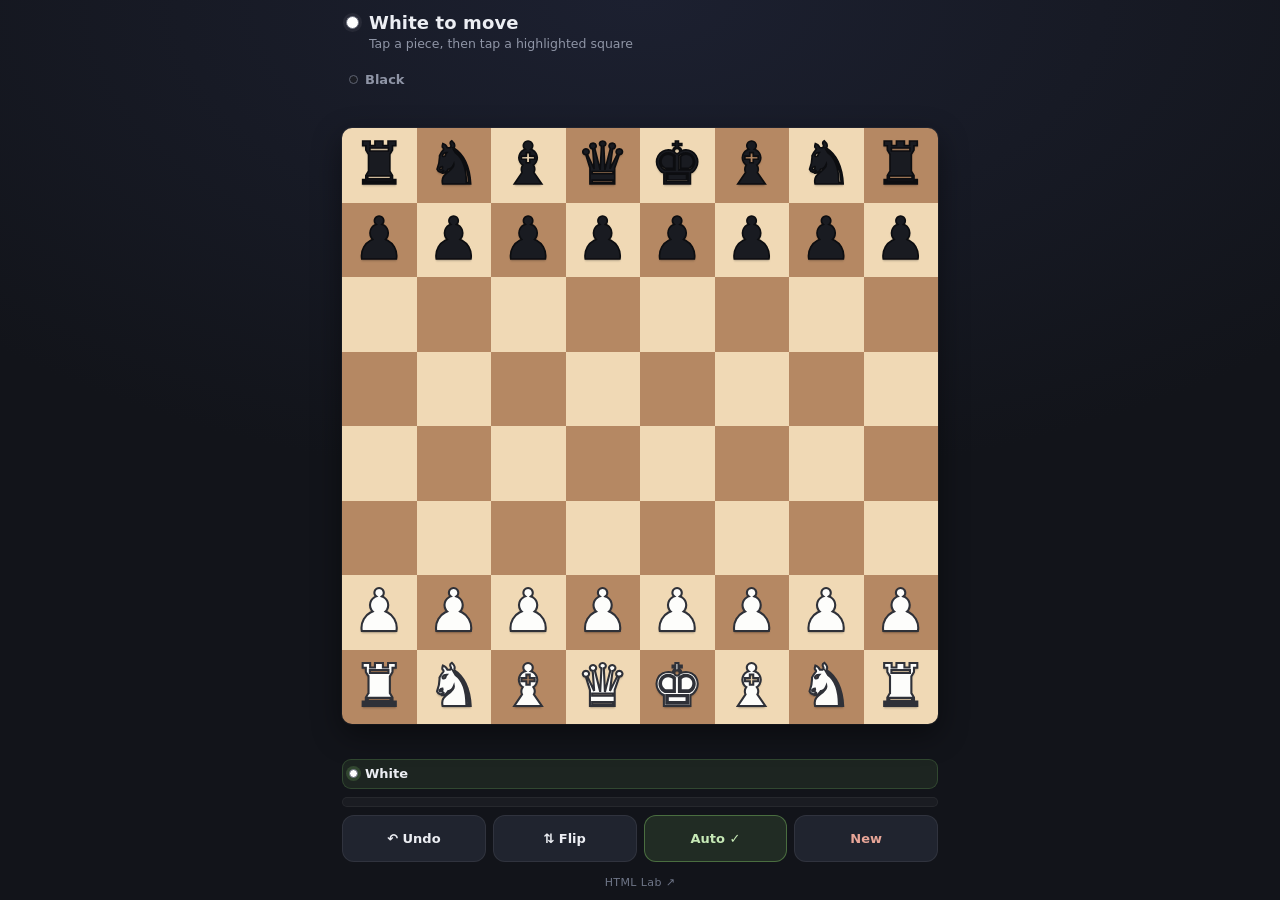
<file: index.html>
<!DOCTYPE html>
<html lang="en">
<head>
<meta charset="utf-8">
<meta name="viewport" content="width=device-width, initial-scale=1, viewport-fit=cover, maximum-scale=1, user-scalable=no">
<meta name="theme-color" content="#14161d">
<meta name="mobile-web-app-capable" content="yes">
<meta name="apple-mobile-web-app-capable" content="yes">
<meta name="apple-mobile-web-app-status-bar-style" content="black-translucent">
<title>Chess — Pass &amp; Play</title>
<link rel="manifest" href="manifest.json">
<link rel="icon" href="icon.svg" type="image/svg+xml">
<link rel="apple-touch-icon" href="apple-touch-icon.png">
<link rel="stylesheet" href="style.css">
</head>
<body>
<div id="app">
  <header id="hud">
    <div id="statusLine"><span id="turnDot"></span><span id="statusText">White to move</span></div>
    <div id="subText">Tap a piece to see its moves</div>
  </header>

  <section id="table">
    <div id="playerTop" class="player">
      <div class="who"><span class="dot"></span><span class="name">Black</span></div>
      <div class="taken" id="takenTop"></div>
    </div>

    <div id="boardWrap">
      <div id="board" aria-label="Chess board"></div>
      <div id="promo" class="promo" hidden>
        <div class="promo-card">
          <div class="promo-title">Promote to</div>
          <div class="promo-options">
            <button class="promo-btn" data-promo="q">♛</button>
            <button class="promo-btn" data-promo="r">♜</button>
            <button class="promo-btn" data-promo="b">♝</button>
            <button class="promo-btn" data-promo="n">♞</button>
          </div>
          <button class="promo-cancel" id="promoCancel">Cancel</button>
        </div>
      </div>
    </div>

    <div id="playerBottom" class="player">
      <div class="who"><span class="dot"></span><span class="name">White</span></div>
      <div class="taken" id="takenBottom"></div>
    </div>
  </section>

  <section id="movesPanel">
    <ol id="moveList"></ol>
  </section>

  <nav id="controls">
    <button id="undoBtn" class="btn">↶ Undo</button>
    <button id="flipBtn" class="btn">⇅ Flip</button>
    <button id="autoBtn" class="btn">Auto flip</button>
    <button id="newBtn" class="btn danger">New</button>
  </nav>

  <footer id="foot"><a href="https://varnic.org/lab/">HTML Lab ↗</a></footer>
</div>

<script src="engine.js"></script>
<script src="app.js"></script>
</body>
</html>
</file>
<file: style.css>
:root {
  --bg: #12141a;
  --bg-2: #191c25;
  --panel: #20242f;
  --panel-2: #262b38;
  --ink: #eceef3;
  --muted: #8f95a6;
  --accent: #7dbf63;
  --danger: #d3705c;
  --sq-light: #f0d9b5;
  --sq-dark: #b58863;
  --radius: 14px;
}

* { box-sizing: border-box; -webkit-tap-highlight-color: transparent; }

html, body {
  margin: 0;
  height: 100%;
  overscroll-behavior: none;
}

body {
  background: radial-gradient(120% 90% at 50% 0%, #1c2030 0%, var(--bg) 60%);
  color: var(--ink);
  font-family: system-ui, -apple-system, "Segoe UI", Roboto, sans-serif;
  user-select: none;
  -webkit-user-select: none;
  touch-action: manipulation;
}

#app {
  display: flex;
  flex-direction: column;
  height: 100vh;
  height: 100dvh;
  max-width: 620px;
  margin: 0 auto;
  padding: max(10px, env(safe-area-inset-top)) 12px max(10px, env(safe-area-inset-bottom));
  gap: 8px;
}

/* ---------- HUD ---------- */
#hud {
  flex: 0 0 auto;
  padding: 2px 4px 0;
  min-height: 46px;
}

#statusLine {
  display: flex;
  align-items: center;
  gap: 10px;
  font-size: 18px;
  font-weight: 650;
  letter-spacing: .1px;
}

#turnDot {
  width: 13px;
  height: 13px;
  border-radius: 50%;
  flex: 0 0 auto;
  background: #fff;
  border: 1.5px solid #6b6f7d;
  box-shadow: 0 0 0 3px rgba(255,255,255,.06);
}
#turnDot.b { background: #1b1d24; border-color: #7b8194; }

#subText {
  margin-top: 3px;
  font-size: 12.5px;
  color: var(--muted);
  white-space: nowrap;
  overflow: hidden;
  text-overflow: ellipsis;
  padding-left: 23px;
}
#hud.over #statusLine { color: var(--accent); }
#hud.lost #statusLine { color: var(--danger); }
#hud.check #statusLine { color: #f0b45f; }

/* ---------- Table / players ---------- */
#table {
  flex: 1 1 auto;
  min-height: 0;
  display: flex;
  flex-direction: column;
  gap: 6px;
}

.player {
  flex: 0 0 auto;
  height: 30px;
  display: flex;
  align-items: center;
  justify-content: space-between;
  gap: 8px;
  padding: 0 6px;
  border-radius: 9px;
  border: 1px solid transparent;
  color: var(--muted);
  font-size: 13px;
  transition: background .18s ease, color .18s ease, border-color .18s ease;
}
.player.active {
  background: rgba(125,191,99,.10);
  border-color: rgba(125,191,99,.22);
  color: var(--ink);
}
.player .who { display: flex; align-items: center; gap: 7px; font-weight: 600; }
.player .dot {
  width: 9px; height: 9px; border-radius: 50%;
  background: #fff; border: 1px solid #5f6473;
}
.player.black .dot { background: #1b1d24; border-color: #5f6473; }
.player.active .dot { box-shadow: 0 0 0 3px rgba(125,191,99,.22); }

.taken {
  display: flex;
  align-items: center;
  gap: 1px;
  font-size: 15px;
  line-height: 1;
  color: #c8ccd8;
  overflow: hidden;
  white-space: nowrap;
}
.taken .t { line-height: 1; }
.taken .t.w { color: #f3f1ea; }
.taken .t.b { color: #9aa0b0; }
.taken .adv { margin-left: 4px; font-size: 11.5px; color: var(--muted); font-variant-numeric: tabular-nums; }

/* ---------- Board ---------- */
#boardWrap {
  position: relative;
  flex: 1 1 auto;
  min-height: 0;
  display: flex;
  align-items: center;
  justify-content: center;
}

#board {
  --sq: 40px;
  display: grid;
  grid-template-columns: repeat(8, 1fr);
  grid-template-rows: repeat(8, 1fr);
  width: 100%;
  aspect-ratio: 1 / 1;
  max-width: 100%;
  max-height: 100%;
  border-radius: 10px;
  overflow: hidden;
  box-shadow: 0 10px 30px rgba(0,0,0,.45), 0 0 0 1px rgba(255,255,255,.05);
  touch-action: manipulation;
}

.sq {
  position: relative;
  display: flex;
  align-items: center;
  justify-content: center;
  overflow: hidden;
}
.sq.light { background: var(--sq-light); }
.sq.dark { background: var(--sq-dark); }

.pc {
  position: relative;
  z-index: 2;
  font-family: "Noto Sans Symbols 2", "Segoe UI Symbol", "DejaVu Sans", sans-serif;
  font-size: calc(var(--sq) * 0.79);
  line-height: 1;
  pointer-events: none;
  transform: translateY(-2%);
}
.pc.w {
  color: #fdfdfb;
  -webkit-text-stroke: calc(var(--sq) * 0.028) #2f3138;
  text-shadow: 0 2px 2px rgba(0,0,0,.30);
}
.pc.b {
  color: #191b21;
  -webkit-text-stroke: calc(var(--sq) * 0.022) #0c0d10;
  text-shadow: 0 2px 2px rgba(0,0,0,.22);
}

/* Highlights */
.sq.last::before,
.sq.sel::before,
.sq.check::before {
  content: "";
  position: absolute;
  inset: 0;
  z-index: 1;
}
.sq.last::before { background: rgba(250,224,105,.42); }
.sq.check::before {
  background: radial-gradient(circle at 50% 50%, rgba(240,60,50,.78) 0%, rgba(240,60,50,.30) 55%, rgba(240,60,50,0) 78%);
}
.sq.sel::before { background: rgba(88,170,80,.45); }

.sq.dot::after {
  content: "";
  width: 30%;
  height: 30%;
  border-radius: 50%;
  background: rgba(24,26,20,.30);
  z-index: 1;
}
.sq.cap::after {
  content: "";
  position: absolute;
  inset: 4%;
  border-radius: 50%;
  border: calc(var(--sq) * 0.075) solid rgba(24,26,20,.30);
  z-index: 1;
}

/* ---------- Promotion ---------- */
.promo {
  position: absolute;
  inset: 0;
  z-index: 20;
  display: flex;
  align-items: center;
  justify-content: center;
  background: rgba(10,11,16,.62);
  backdrop-filter: blur(3px);
  border-radius: 10px;
  animation: fade .14s ease;
}
.promo[hidden] { display: none; }
@keyframes fade { from { opacity: 0; } to { opacity: 1; } }
.promo-card {
  background: var(--panel);
  border: 1px solid rgba(255,255,255,.08);
  border-radius: 18px;
  padding: 16px;
  width: min(88%, 320px);
  box-shadow: 0 18px 50px rgba(0,0,0,.6);
  text-align: center;
}
.promo-title { font-size: 13px; color: var(--muted); margin-bottom: 10px; letter-spacing: .3px; }
.promo-options { display: grid; grid-template-columns: repeat(4, 1fr); gap: 8px; }
.promo-btn {
  aspect-ratio: 1;
  display: flex;
  align-items: center;
  justify-content: center;
  font-size: 30px;
  line-height: 1;
  border-radius: 12px;
  border: 1px solid rgba(255,255,255,.09);
  background: var(--panel-2);
  color: #f4f4f1;
  font-family: "Noto Sans Symbols 2", "Segoe UI Symbol", "DejaVu Sans", sans-serif;
}
.promo-btn:active { background: #333a4b; transform: scale(.96); }
.promo-cancel {
  margin-top: 12px;
  width: 100%;
  padding: 10px;
  border-radius: 10px;
  border: none;
  background: transparent;
  color: var(--muted);
  font-size: 13px;
}

/* ---------- Moves ---------- */
#movesPanel {
  flex: 0 1 auto;
  max-height: 19dvh;
  overflow-y: auto;
  background: rgba(255,255,255,.035);
  border: 1px solid rgba(255,255,255,.05);
  border-radius: 12px;
  padding: 4px 6px;
  scrollbar-width: none;
}
#movesPanel::-webkit-scrollbar { display: none; }

#moveList {
  list-style: none;
  margin: 0;
  padding: 0;
  font-family: ui-monospace, "SF Mono", "Roboto Mono", monospace;
  font-size: 13px;
}

.mv-row {
  display: grid;
  grid-template-columns: 2.6em 1fr 1fr;
  gap: 4px;
  padding: 3px 6px;
  border-radius: 6px;
}
.mv-row:nth-child(odd) { background: rgba(255,255,255,.025); }
.mv-row .num { color: #6f7688; font-size: 11.5px; align-self: center; }
.mv-row .san { color: #d7dae3; padding: 1px 4px; }
.mv-row .san.b { color: #aeb4c4; }
.mv-row.current .san:not(:empty) { color: #fff; font-weight: 700; }
.mv-row.current { background: rgba(125,191,99,.13); }

/* ---------- Controls ---------- */
#controls {
  flex: 0 0 auto;
  display: grid;
  grid-template-columns: repeat(4, 1fr);
  gap: 7px;
}

.btn {
  height: 47px;
  border-radius: 12px;
  border: 1px solid rgba(255,255,255,.07);
  background: var(--panel);
  color: var(--ink);
  font-size: 13px;
  font-weight: 600;
  font-family: inherit;
  display: flex;
  align-items: center;
  justify-content: center;
  gap: 4px;
  padding: 0 4px;
  transition: transform .08s ease, background .15s ease, opacity .15s ease;
}
.btn:active { transform: scale(.96); background: var(--panel-2); }
.btn:disabled { opacity: .38; }
.btn.danger { color: #e8a698; }
.btn.on { border-color: rgba(125,191,99,.45); background: rgba(125,191,99,.14); color: #c6e9b6; }

@media (max-height: 520px) {
  #movesPanel { display: none; }
  #subText { display: none; }
  #app { gap: 5px; }
}

@media (max-height: 640px) {
  #hud { min-height: 38px; }
  #statusLine { font-size: 16px; }
  #movesPanel { max-height: 15dvh; }
  .btn { height: 42px; font-size: 12px; }
  .player { height: 26px; }
}

/* ---------- Footer ---------- */
#foot {
  flex: 0 0 auto;
  text-align: center;
  padding: 1px 0 0;
  line-height: 1.2;
}
#foot a {
  color: #6f7688;
  font-size: 11px;
  letter-spacing: .4px;
  text-decoration: none;
}
#foot a:hover { color: var(--muted); text-decoration: underline; }

/* ---------- Retro mode (Konami egg) ---------- */
body.retro {
  --bg: #060d08;
  --bg-2: #0a140c;
  --panel: #10200f;
  --panel-2: #17311b;
  --ink: #c2ffc0;
  --muted: #6fae74;
  --accent: #86ff7a;
  --danger: #ffb36b;
  --sq-light: #cde3a8;
  --sq-dark: #4b7a4e;
  background: #060d08;
  font-family: ui-monospace, "SF Mono", "Roboto Mono", monospace;
}
body.retro::after {
  content: "";
  position: fixed;
  inset: 0;
  z-index: 99;
  pointer-events: none;
  background: repeating-linear-gradient(
    to bottom,
    rgba(0, 0, 0, .22) 0 1px,
    transparent 1px 3px
  );
}
body.retro #statusLine {
  text-shadow: 0 0 10px rgba(134, 255, 122, .55);
  letter-spacing: .6px;
}
body.retro .pc.w { -webkit-text-stroke-color: #1b2a19; }
body.retro .pc.b { -webkit-text-stroke-color: #040904; }
body.retro #board {
  box-shadow: 0 0 0 2px rgba(134,255,122,.35), 0 0 40px rgba(134,255,122,.18);
}
body.retro .btn { background: #0d1a0f; }
body.retro .player.active { background: rgba(134,255,122,.10); border-color: rgba(134,255,122,.3); }

#toast {
  position: fixed;
  left: 50%;
  bottom: calc(90px + env(safe-area-inset-bottom));
  transform: translate(-50%, 12px);
  z-index: 120;
  padding: 9px 18px;
  border-radius: 999px;
  background: #0b120d;
  color: #c6ffb8;
  border: 1px solid rgba(134, 255, 122, .4);
  font-size: 13px;
  font-weight: 600;
  letter-spacing: .5px;
  opacity: 0;
  pointer-events: none;
  transition: opacity .18s ease, transform .18s ease;
}
#toast.show { opacity: 1; transform: translate(-50%, 0); }
</file>
